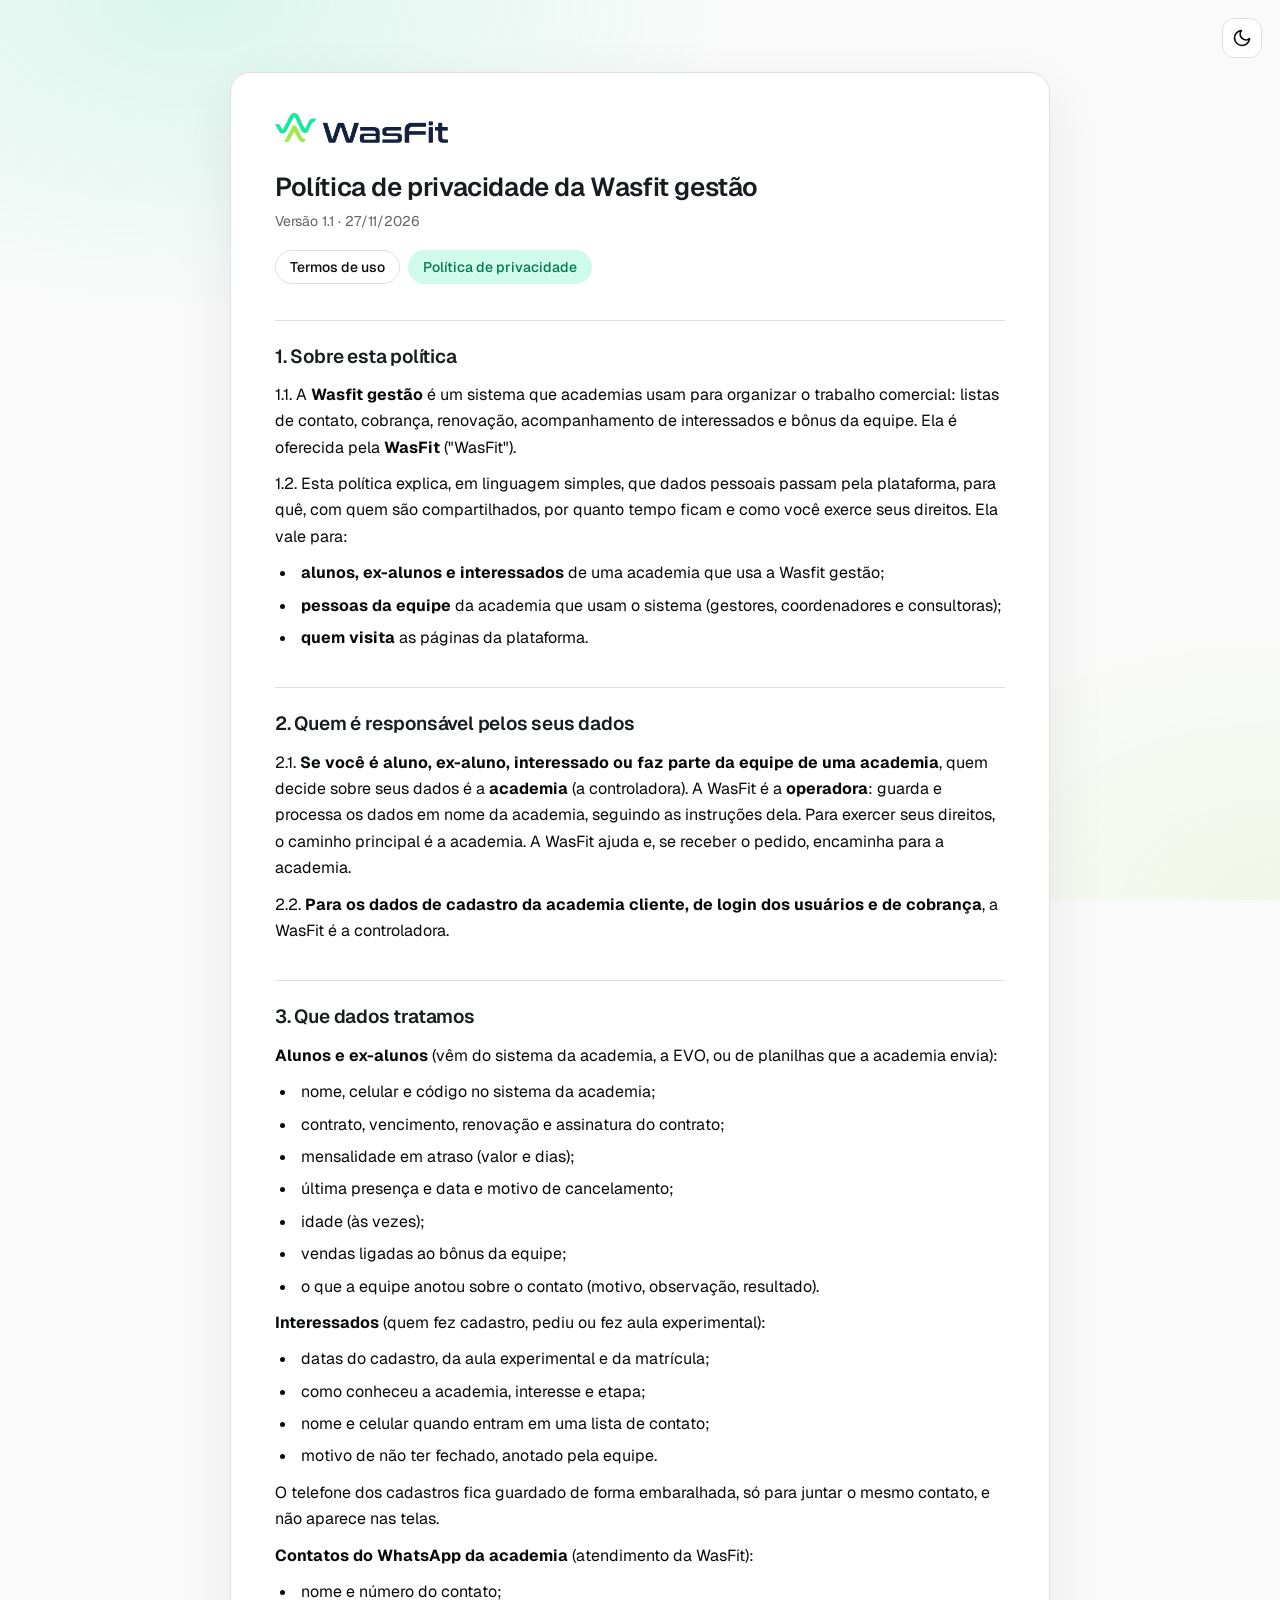
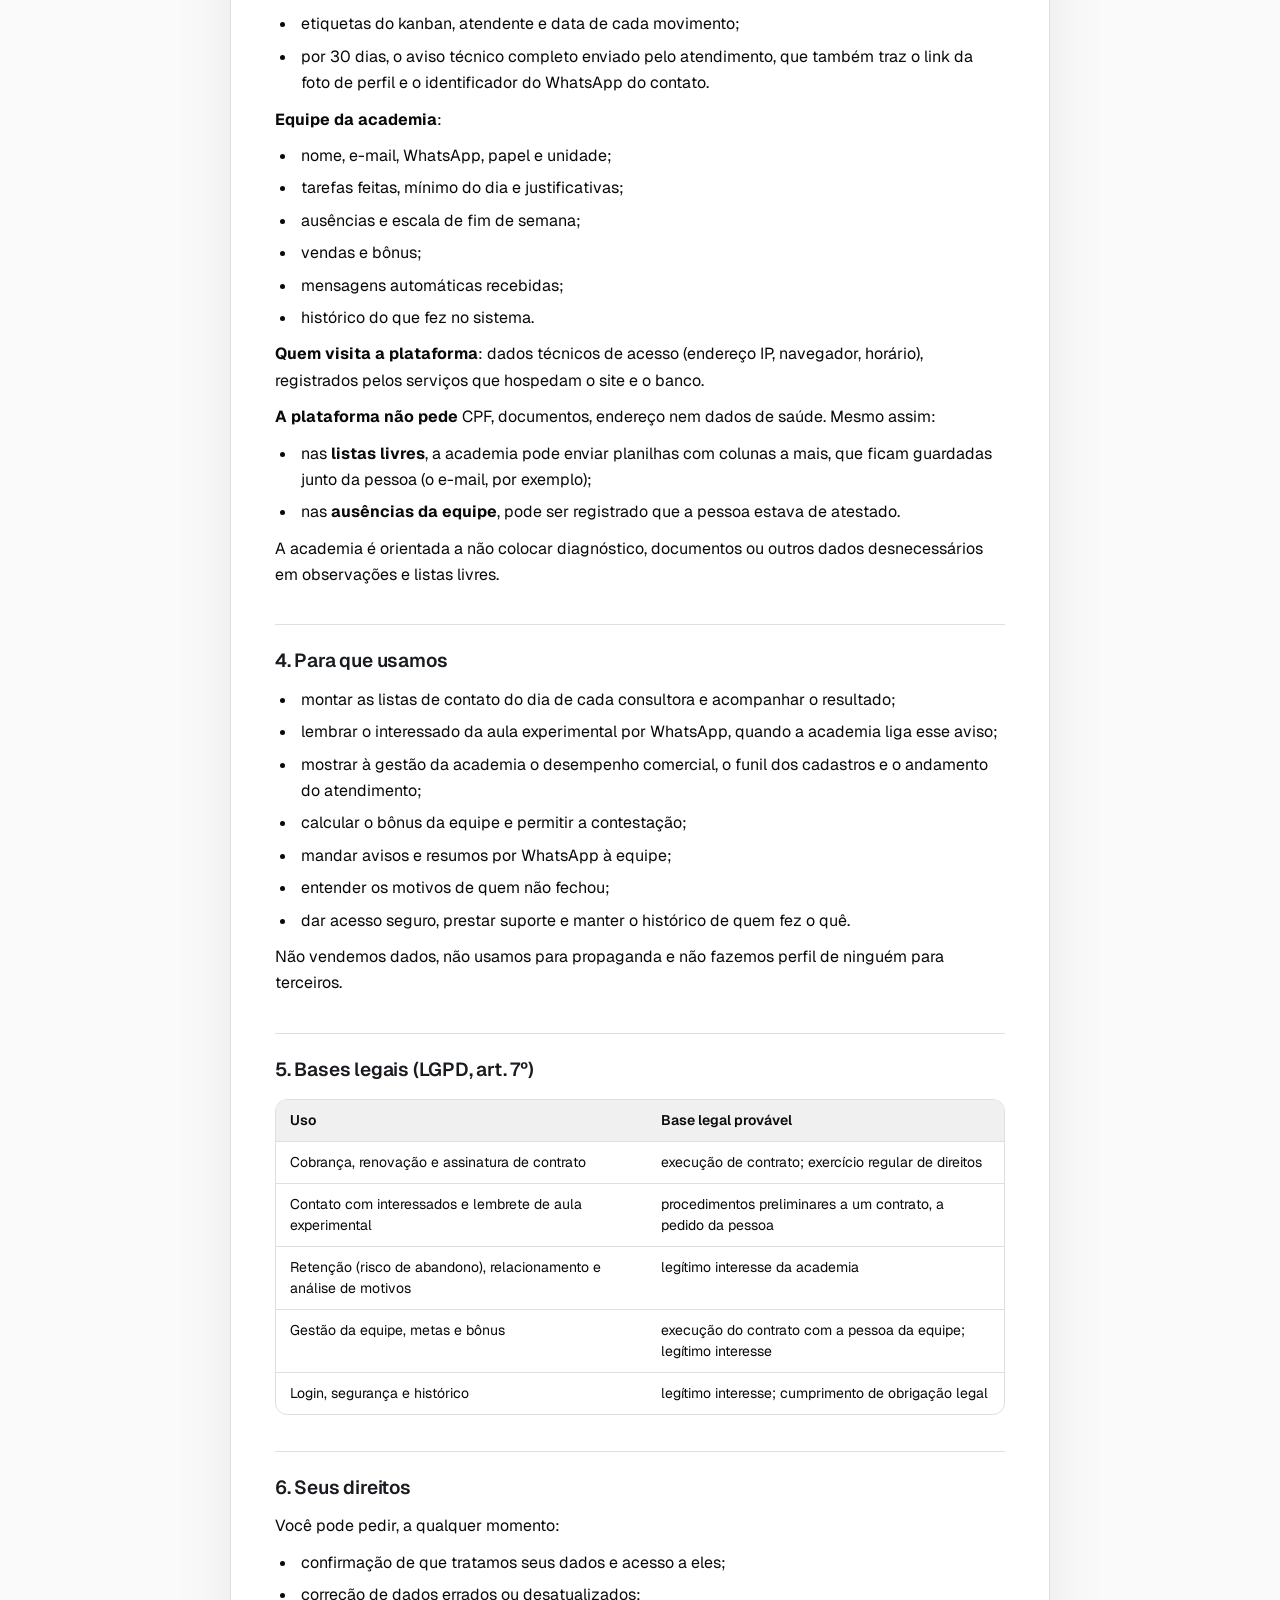
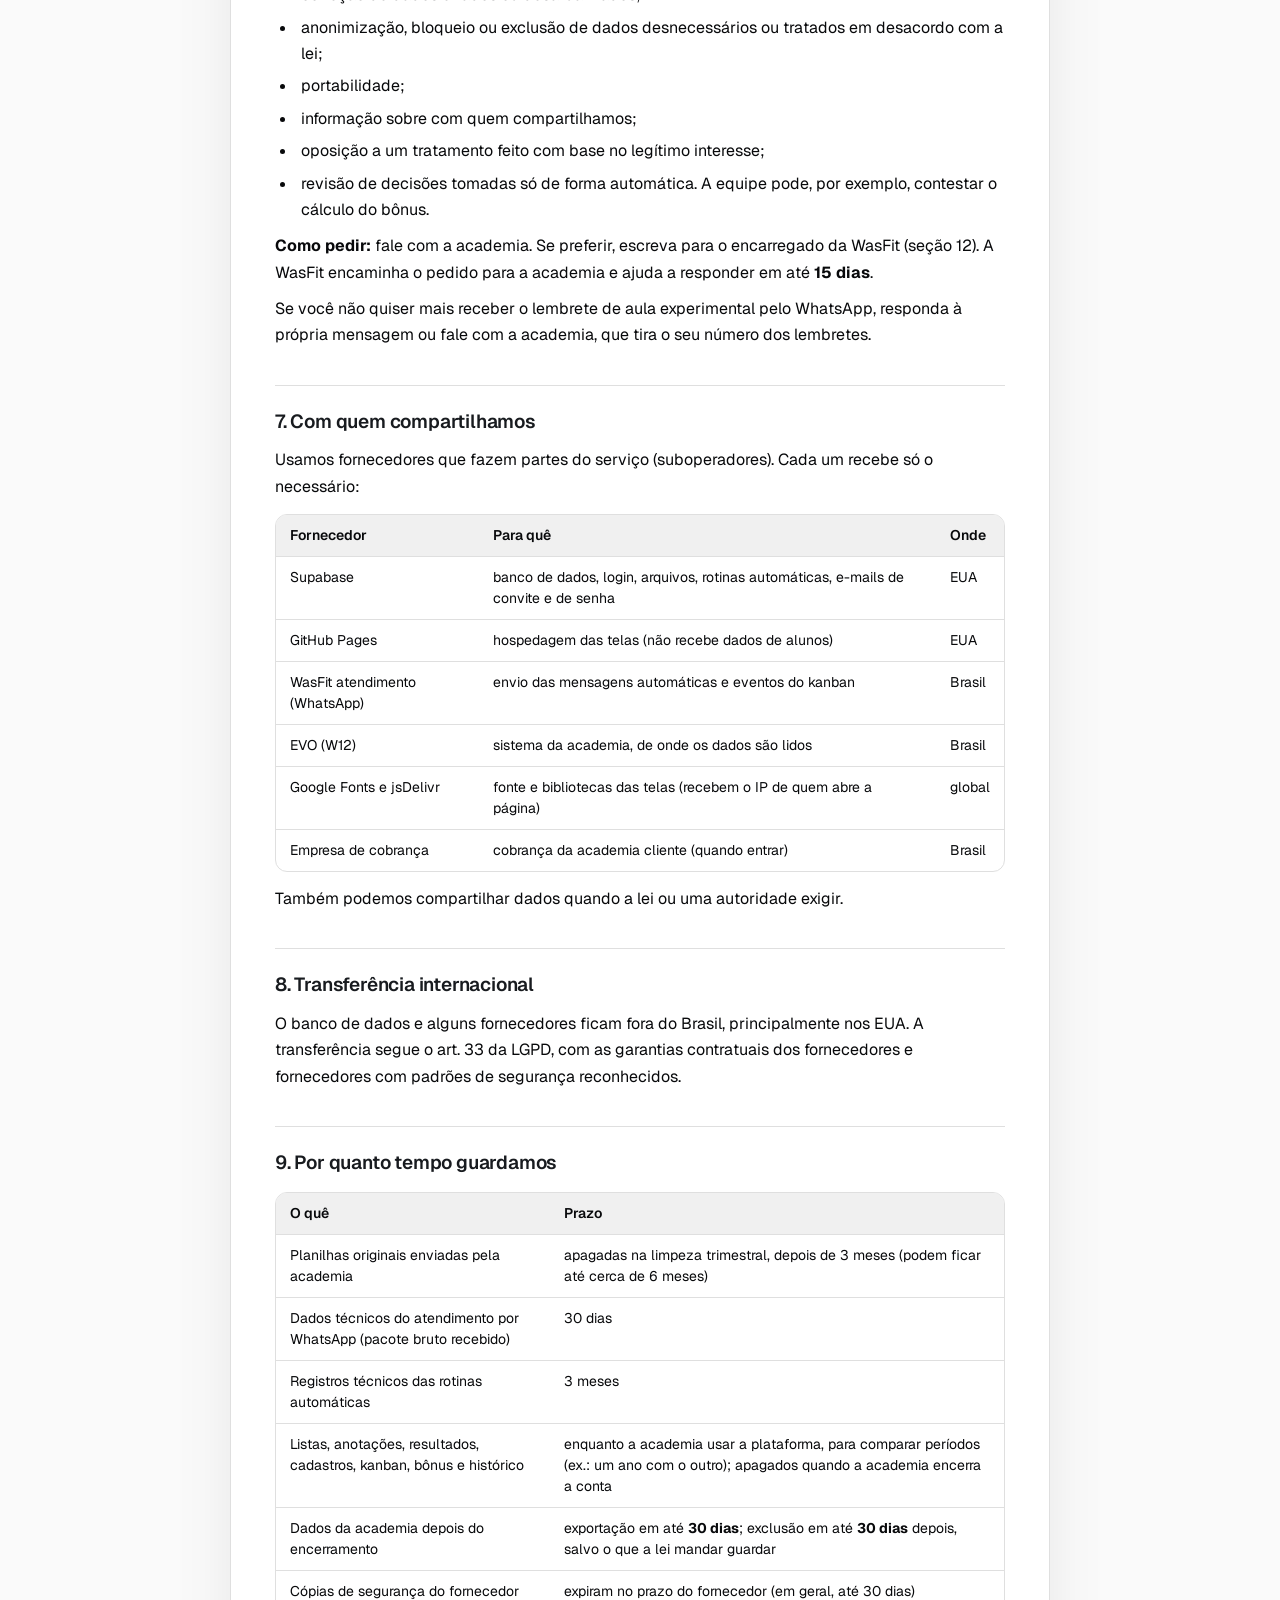
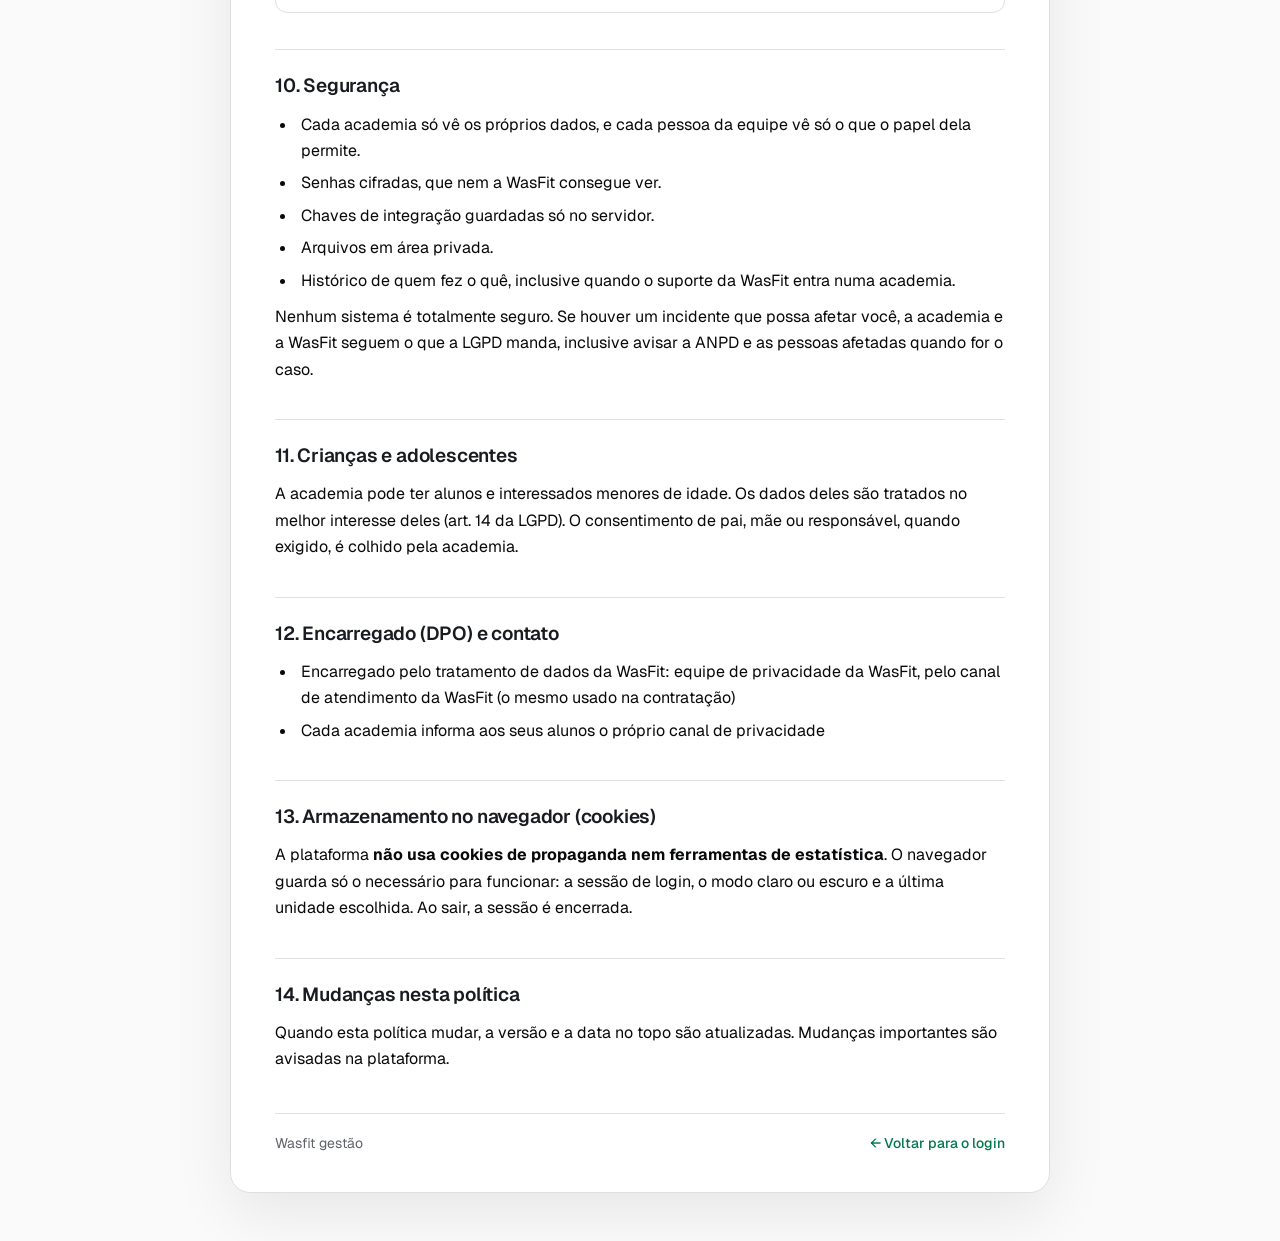
<file: privacidade.html>
<!doctype html>
<html lang="pt-BR">
<head>
<meta charset="utf-8">
<meta name="viewport" content="width=device-width, initial-scale=1">
<meta name="robots" content="noindex, nofollow">
<title>Política de privacidade — Wasfit gestão</title>
<link rel="icon" href="assets/wasfit/favicon-64.png">
<script>try{if(localStorage.getItem('wasfit_tema')==='escuro')document.documentElement.dataset.tema='escuro'}catch(e){}</script>
<link rel="preconnect" href="https://fonts.googleapis.com">
<link href="https://fonts.googleapis.com/css2?family=Geist:wght@400;500;600;700;800&display=swap" rel="stylesheet">
<link rel="stylesheet" href="shared/marca.css?v=20261127212309">
<style>
/* Página gerada a partir de docs/lgpd/*.md (não editar à mão: mudar o .md e gerar de novo) */
#tela{min-height:100vh;background:var(--fundo);position:relative;padding:72px 16px 48px}
#tela::before{content:"";position:fixed;inset:0;pointer-events:none;background:radial-gradient(60% 50% at 15% 0%,color-mix(in oklch,var(--primaria) 14%,transparent),transparent 70%),radial-gradient(50% 45% at 100% 100%,color-mix(in oklch,#9EEA4E 10%,transparent),transparent 70%)}
.trocar-tema{position:absolute;top:18px;right:18px;z-index:3;width:40px;height:40px;border-radius:12px;border:1px solid var(--borda);background:var(--superficie);color:var(--texto);display:flex;align-items:center;justify-content:center;cursor:pointer}
.trocar-tema svg{width:20px;height:20px}
.caixa{position:relative;z-index:2;background:var(--superficie);border:1px solid var(--borda);border-radius:20px;padding:40px 44px;width:100%;max-width:820px;margin:0 auto;box-shadow:0 20px 60px rgba(0,0,0,.08)}
.marca-wasfit{height:30px;width:auto;display:block;margin-bottom:28px}
.rascunho{border:1px solid color-mix(in oklch,var(--warning) 55%,transparent);background:color-mix(in oklch,var(--warning) 14%,transparent);color:var(--texto-aviso);border-radius:12px;padding:12px 16px;font-size:14px;font-weight:600;line-height:1.45;margin-bottom:24px}
h1{font-size:26px;font-weight:600;letter-spacing:-.4px;line-height:1.25;color:var(--titulo)}
.versao{color:var(--suave);font-size:14px;margin-top:8px}
nav.docs{display:flex;flex-wrap:wrap;gap:8px;margin:20px 0 8px}
nav.docs a{font-size:14px;font-weight:500;padding:7px 14px;border-radius:999px;border:1px solid var(--borda);color:var(--texto);text-decoration:none}
nav.docs a[aria-current=page]{background:color-mix(in oklch,var(--primaria) 20%,transparent);border-color:transparent;color:var(--primaria-forte)}
nav.docs a:hover{border-color:var(--primaria-forte)}
.texto{font-size:16px;line-height:1.65;color:var(--texto)}
.texto h2{font-size:19px;font-weight:600;letter-spacing:-.2px;color:var(--titulo);margin:36px 0 10px;padding-top:20px;border-top:1px solid var(--borda)}
.texto h3{font-size:16px;font-weight:600;margin:22px 0 8px}
.texto p{margin:10px 0}
.texto ul,.texto ol{margin:10px 0 10px 22px}
.texto li{margin:6px 0;padding-left:4px}
.texto a{color:var(--primaria-forte);font-weight:500}
.texto code{font-size:14px;background:var(--muted);padding:1px 6px;border-radius:6px}
.texto mark{background:color-mix(in oklch,var(--warning) 22%,transparent);color:inherit;border-radius:4px;padding:0 3px}
.tabela{overflow-x:auto;margin:14px 0;border:1px solid var(--borda);border-radius:12px}
.tabela table{border-collapse:collapse;width:100%;font-size:14px;line-height:1.5}
.tabela th{text-align:left;font-weight:600;background:var(--muted);padding:10px 14px}
.tabela td{padding:10px 14px;border-top:1px solid var(--borda);vertical-align:top}
.rodape{display:flex;flex-wrap:wrap;gap:12px 20px;justify-content:space-between;margin-top:40px;padding-top:20px;border-top:1px solid var(--borda);font-size:14px;color:var(--suave)}
.rodape a{color:var(--primaria-forte);font-weight:500;text-decoration:none}
.rodape a:hover{text-decoration:underline}
@media (max-width:560px){#tela{padding:68px 16px 32px}.caixa{padding:28px 20px;border-radius:16px}h1{font-size:22px}.texto{font-size:15px}.texto ul,.texto ol{margin-left:18px}}
@media print{.trocar-tema,#tela::before{display:none}.caixa{box-shadow:none;border:none}}
</style>
</head>
<body>
<main id="tela">
  <button class="trocar-tema" id="trocar-tema" type="button" aria-label="Modo claro / escuro" title="Modo claro / escuro">
    <svg class="so-claro" viewBox="0 0 24 24" fill="none" stroke="currentColor" stroke-width="2" stroke-linecap="round" stroke-linejoin="round"><path d="M21 12.8A9 9 0 1 1 11.2 3a7 7 0 0 0 9.8 9.8z"/></svg>
    <svg class="so-escuro" viewBox="0 0 24 24" fill="none" stroke="currentColor" stroke-width="2" stroke-linecap="round" stroke-linejoin="round"><circle cx="12" cy="12" r="4"/><path d="M12 2v2M12 20v2M4.9 4.9l1.4 1.4M17.7 17.7l1.4 1.4M2 12h2M20 12h2M4.9 19.1l1.4-1.4M17.7 6.3l1.4-1.4"/></svg>
  </button>
  <article class="caixa">
    <a href="index.html" aria-label="Voltar para o login">
      <img class="marca-wasfit so-claro" src="assets/wasfit/wasfit-logo-light.webp" alt="WasFit">
      <img class="marca-wasfit so-escuro" src="assets/wasfit/wasfit-logo-dark.webp" alt="WasFit">
    </a>
    <h1>Política de privacidade da Wasfit gestão</h1>
    <p class="versao">Versão 1.1 · 27/11/2026</p>
    <nav class="docs" aria-label="Documentos"><a href="termos.html">Termos de uso</a><a href="privacidade.html" aria-current="page">Política de privacidade</a></nav>
    <div class="texto">
<h2 id="1-sobre-esta-pol-tica">1. Sobre esta política</h2>
<p>1.1. A <strong>Wasfit gestão</strong> é um sistema que academias usam para organizar o trabalho comercial: listas de contato, cobrança, renovação, acompanhamento de interessados e bônus da equipe. Ela é oferecida pela <strong>WasFit</strong> ("WasFit").</p>
<p>1.2. Esta política explica, em linguagem simples, que dados pessoais passam pela plataforma, para quê, com quem são compartilhados, por quanto tempo ficam e como você exerce seus direitos. Ela vale para:</p>
<ul>
<li><strong>alunos, ex-alunos e interessados</strong> de uma academia que usa a Wasfit gestão;</li>
<li><strong>pessoas da equipe</strong> da academia que usam o sistema (gestores, coordenadores e consultoras);</li>
<li><strong>quem visita</strong> as páginas da plataforma.</li>
</ul>
<h2 id="2-quem-respons-vel-pelos-seus-dados">2. Quem é responsável pelos seus dados</h2>
<p>2.1. <strong>Se você é aluno, ex-aluno, interessado ou faz parte da equipe de uma academia</strong>, quem decide sobre seus dados é a <strong>academia</strong> (a controladora). A WasFit é a <strong>operadora</strong>: guarda e processa os dados em nome da academia, seguindo as instruções dela. Para exercer seus direitos, o caminho principal é a academia. A WasFit ajuda e, se receber o pedido, encaminha para a academia.</p>
<p>2.2. <strong>Para os dados de cadastro da academia cliente, de login dos usuários e de cobrança</strong>, a WasFit é a controladora.</p>
<h2 id="3-que-dados-tratamos">3. Que dados tratamos</h2>
<p><strong>Alunos e ex-alunos</strong> (vêm do sistema da academia, a EVO, ou de planilhas que a academia envia):</p>
<ul>
<li>nome, celular e código no sistema da academia;</li>
<li>contrato, vencimento, renovação e assinatura do contrato;</li>
<li>mensalidade em atraso (valor e dias);</li>
<li>última presença e data e motivo de cancelamento;</li>
<li>idade (às vezes);</li>
<li>vendas ligadas ao bônus da equipe;</li>
<li>o que a equipe anotou sobre o contato (motivo, observação, resultado).</li>
</ul>
<p><strong>Interessados</strong> (quem fez cadastro, pediu ou fez aula experimental):</p>
<ul>
<li>datas do cadastro, da aula experimental e da matrícula;</li>
<li>como conheceu a academia, interesse e etapa;</li>
<li>nome e celular quando entram em uma lista de contato;</li>
<li>motivo de não ter fechado, anotado pela equipe.</li>
</ul>
<p>O telefone dos cadastros fica guardado de forma embaralhada, só para juntar o mesmo contato, e não aparece nas telas.</p>
<p><strong>Contatos do WhatsApp da academia</strong> (atendimento da WasFit):</p>
<ul>
<li>nome e número do contato;</li>
<li>etiquetas do kanban, atendente e data de cada movimento;</li>
<li>por 30 dias, o aviso técnico completo enviado pelo atendimento, que também traz o link da foto de perfil e o identificador do WhatsApp do contato.</li>
</ul>
<p><strong>Equipe da academia</strong>:</p>
<ul>
<li>nome, e-mail, WhatsApp, papel e unidade;</li>
<li>tarefas feitas, mínimo do dia e justificativas;</li>
<li>ausências e escala de fim de semana;</li>
<li>vendas e bônus;</li>
<li>mensagens automáticas recebidas;</li>
<li>histórico do que fez no sistema.</li>
</ul>
<p><strong>Quem visita a plataforma</strong>: dados técnicos de acesso (endereço IP, navegador, horário), registrados pelos serviços que hospedam o site e o banco.</p>
<p><strong>A plataforma não pede</strong> CPF, documentos, endereço nem dados de saúde. Mesmo assim:</p>
<ul>
<li>nas <strong>listas livres</strong>, a academia pode enviar planilhas com colunas a mais, que ficam guardadas junto da pessoa (o e-mail, por exemplo);</li>
<li>nas <strong>ausências da equipe</strong>, pode ser registrado que a pessoa estava de atestado.</li>
</ul>
<p>A academia é orientada a não colocar diagnóstico, documentos ou outros dados desnecessários em observações e listas livres.</p>
<h2 id="4-para-que-usamos">4. Para que usamos</h2>
<ul>
<li>montar as listas de contato do dia de cada consultora e acompanhar o resultado;</li>
<li>lembrar o interessado da aula experimental por WhatsApp, quando a academia liga esse aviso;</li>
<li>mostrar à gestão da academia o desempenho comercial, o funil dos cadastros e o andamento do atendimento;</li>
<li>calcular o bônus da equipe e permitir a contestação;</li>
<li>mandar avisos e resumos por WhatsApp à equipe;</li>
<li>entender os motivos de quem não fechou;</li>
<li>dar acesso seguro, prestar suporte e manter o histórico de quem fez o quê.</li>
</ul>
<p>Não vendemos dados, não usamos para propaganda e não fazemos perfil de ninguém para terceiros.</p>
<h2 id="5-bases-legais-lgpd-art-7">5. Bases legais (LGPD, art. 7º)</h2>
<div class="tabela"><table><thead><tr><th>Uso</th><th>Base legal provável</th></tr></thead><tbody><tr><td>Cobrança, renovação e assinatura de contrato</td><td>execução de contrato; exercício regular de direitos</td></tr><tr><td>Contato com interessados e lembrete de aula experimental</td><td>procedimentos preliminares a um contrato, a pedido da pessoa</td></tr><tr><td>Retenção (risco de abandono), relacionamento e análise de motivos</td><td>legítimo interesse da academia</td></tr><tr><td>Gestão da equipe, metas e bônus</td><td>execução do contrato com a pessoa da equipe; legítimo interesse</td></tr><tr><td>Login, segurança e histórico</td><td>legítimo interesse; cumprimento de obrigação legal</td></tr></tbody></table></div>
<h2 id="6-seus-direitos">6. Seus direitos</h2>
<p>Você pode pedir, a qualquer momento:</p>
<ul>
<li>confirmação de que tratamos seus dados e acesso a eles;</li>
<li>correção de dados errados ou desatualizados;</li>
<li>anonimização, bloqueio ou exclusão de dados desnecessários ou tratados em desacordo com a lei;</li>
<li>portabilidade;</li>
<li>informação sobre com quem compartilhamos;</li>
<li>oposição a um tratamento feito com base no legítimo interesse;</li>
<li>revisão de decisões tomadas só de forma automática. A equipe pode, por exemplo, contestar o cálculo do bônus.</li>
</ul>
<p><strong>Como pedir:</strong> fale com a academia. Se preferir, escreva para o encarregado da WasFit (seção 12). A WasFit encaminha o pedido para a academia e ajuda a responder em até <strong>15 dias</strong>.</p>
<p>Se você não quiser mais receber o lembrete de aula experimental pelo WhatsApp, responda à própria mensagem ou fale com a academia, que tira o seu número dos lembretes.</p>
<h2 id="7-com-quem-compartilhamos">7. Com quem compartilhamos</h2>
<p>Usamos fornecedores que fazem partes do serviço (suboperadores). Cada um recebe só o necessário:</p>
<div class="tabela"><table><thead><tr><th>Fornecedor</th><th>Para quê</th><th>Onde</th></tr></thead><tbody><tr><td>Supabase</td><td>banco de dados, login, arquivos, rotinas automáticas, e-mails de convite e de senha</td><td>EUA</td></tr><tr><td>GitHub Pages</td><td>hospedagem das telas (não recebe dados de alunos)</td><td>EUA</td></tr><tr><td>WasFit atendimento (WhatsApp)</td><td>envio das mensagens automáticas e eventos do kanban</td><td>Brasil</td></tr><tr><td>EVO (W12)</td><td>sistema da academia, de onde os dados são lidos</td><td>Brasil</td></tr><tr><td>Google Fonts e jsDelivr</td><td>fonte e bibliotecas das telas (recebem o IP de quem abre a página)</td><td>global</td></tr><tr><td>Empresa de cobrança</td><td>cobrança da academia cliente (quando entrar)</td><td>Brasil</td></tr></tbody></table></div>
<p>Também podemos compartilhar dados quando a lei ou uma autoridade exigir.</p>
<h2 id="8-transfer-ncia-internacional">8. Transferência internacional</h2>
<p>O banco de dados e alguns fornecedores ficam fora do Brasil, principalmente nos EUA. A transferência segue o art. 33 da LGPD, com as garantias contratuais dos fornecedores e fornecedores com padrões de segurança reconhecidos.</p>
<h2 id="9-por-quanto-tempo-guardamos">9. Por quanto tempo guardamos</h2>
<div class="tabela"><table><thead><tr><th>O quê</th><th>Prazo</th></tr></thead><tbody><tr><td>Planilhas originais enviadas pela academia</td><td>apagadas na limpeza trimestral, depois de 3 meses (podem ficar até cerca de 6 meses)</td></tr><tr><td>Dados técnicos do atendimento por WhatsApp (pacote bruto recebido)</td><td>30 dias</td></tr><tr><td>Registros técnicos das rotinas automáticas</td><td>3 meses</td></tr><tr><td>Listas, anotações, resultados, cadastros, kanban, bônus e histórico</td><td>enquanto a academia usar a plataforma, para comparar períodos (ex.: um ano com o outro); apagados quando a academia encerra a conta</td></tr><tr><td>Dados da academia depois do encerramento</td><td>exportação em até <strong>30 dias</strong>; exclusão em até <strong>30 dias</strong> depois, salvo o que a lei mandar guardar</td></tr><tr><td>Cópias de segurança do fornecedor</td><td>expiram no prazo do fornecedor (em geral, até 30 dias)</td></tr></tbody></table></div>
<h2 id="10-seguran-a">10. Segurança</h2>
<ul>
<li>Cada academia só vê os próprios dados, e cada pessoa da equipe vê só o que o papel dela permite.</li>
<li>Senhas cifradas, que nem a WasFit consegue ver.</li>
<li>Chaves de integração guardadas só no servidor.</li>
<li>Arquivos em área privada.</li>
<li>Histórico de quem fez o quê, inclusive quando o suporte da WasFit entra numa academia.</li>
</ul>
<p>Nenhum sistema é totalmente seguro. Se houver um incidente que possa afetar você, a academia e a WasFit seguem o que a LGPD manda, inclusive avisar a ANPD e as pessoas afetadas quando for o caso.</p>
<h2 id="11-crian-as-e-adolescentes">11. Crianças e adolescentes</h2>
<p>A academia pode ter alunos e interessados menores de idade. Os dados deles são tratados no melhor interesse deles (art. 14 da LGPD). O consentimento de pai, mãe ou responsável, quando exigido, é colhido pela academia.</p>
<h2 id="12-encarregado-dpo-e-contato">12. Encarregado (DPO) e contato</h2>
<ul>
<li>Encarregado pelo tratamento de dados da WasFit: equipe de privacidade da WasFit, pelo canal de atendimento da WasFit (o mesmo usado na contratação)</li>
<li>Cada academia informa aos seus alunos o próprio canal de privacidade</li>
</ul>
<h2 id="13-armazenamento-no-navegador-cookies">13. Armazenamento no navegador (cookies)</h2>
<p>A plataforma <strong>não usa cookies de propaganda nem ferramentas de estatística</strong>. O navegador guarda só o necessário para funcionar: a sessão de login, o modo claro ou escuro e a última unidade escolhida. Ao sair, a sessão é encerrada.</p>
<h2 id="14-mudan-as-nesta-pol-tica">14. Mudanças nesta política</h2>
<p>Quando esta política mudar, a versão e a data no topo são atualizadas. Mudanças importantes são avisadas na plataforma.</p>
    </div>
    <footer class="rodape"><span>Wasfit gestão</span><a href="index.html">← Voltar para o login</a></footer>
  </article>
</main>
<script>
document.getElementById('trocar-tema').addEventListener('click', () => {
  const escuro = document.documentElement.dataset.tema !== 'escuro';
  if (escuro) document.documentElement.dataset.tema = 'escuro'; else delete document.documentElement.dataset.tema;
  try { localStorage.setItem('wasfit_tema', escuro ? 'escuro' : 'claro'); } catch (e) { /* sem armazenamento */ }
});
</script>
</body>
</html>
</file>
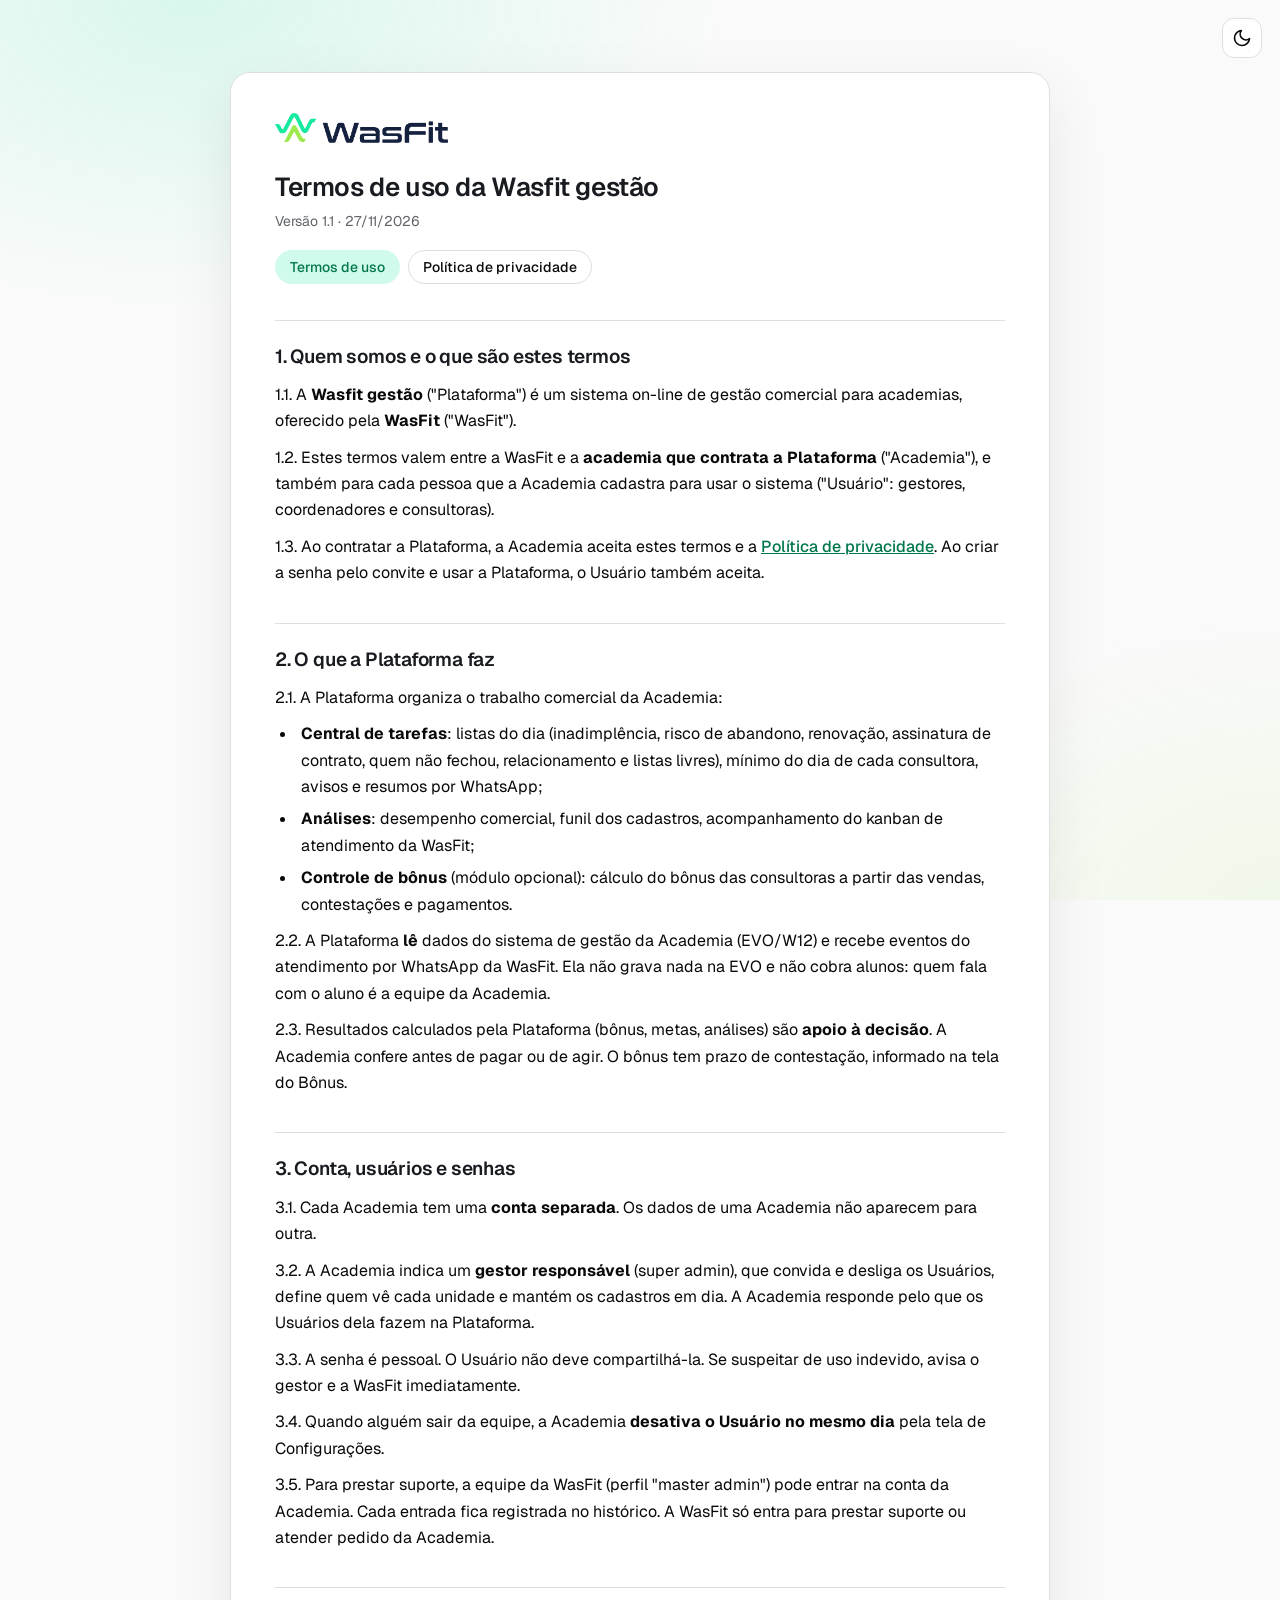
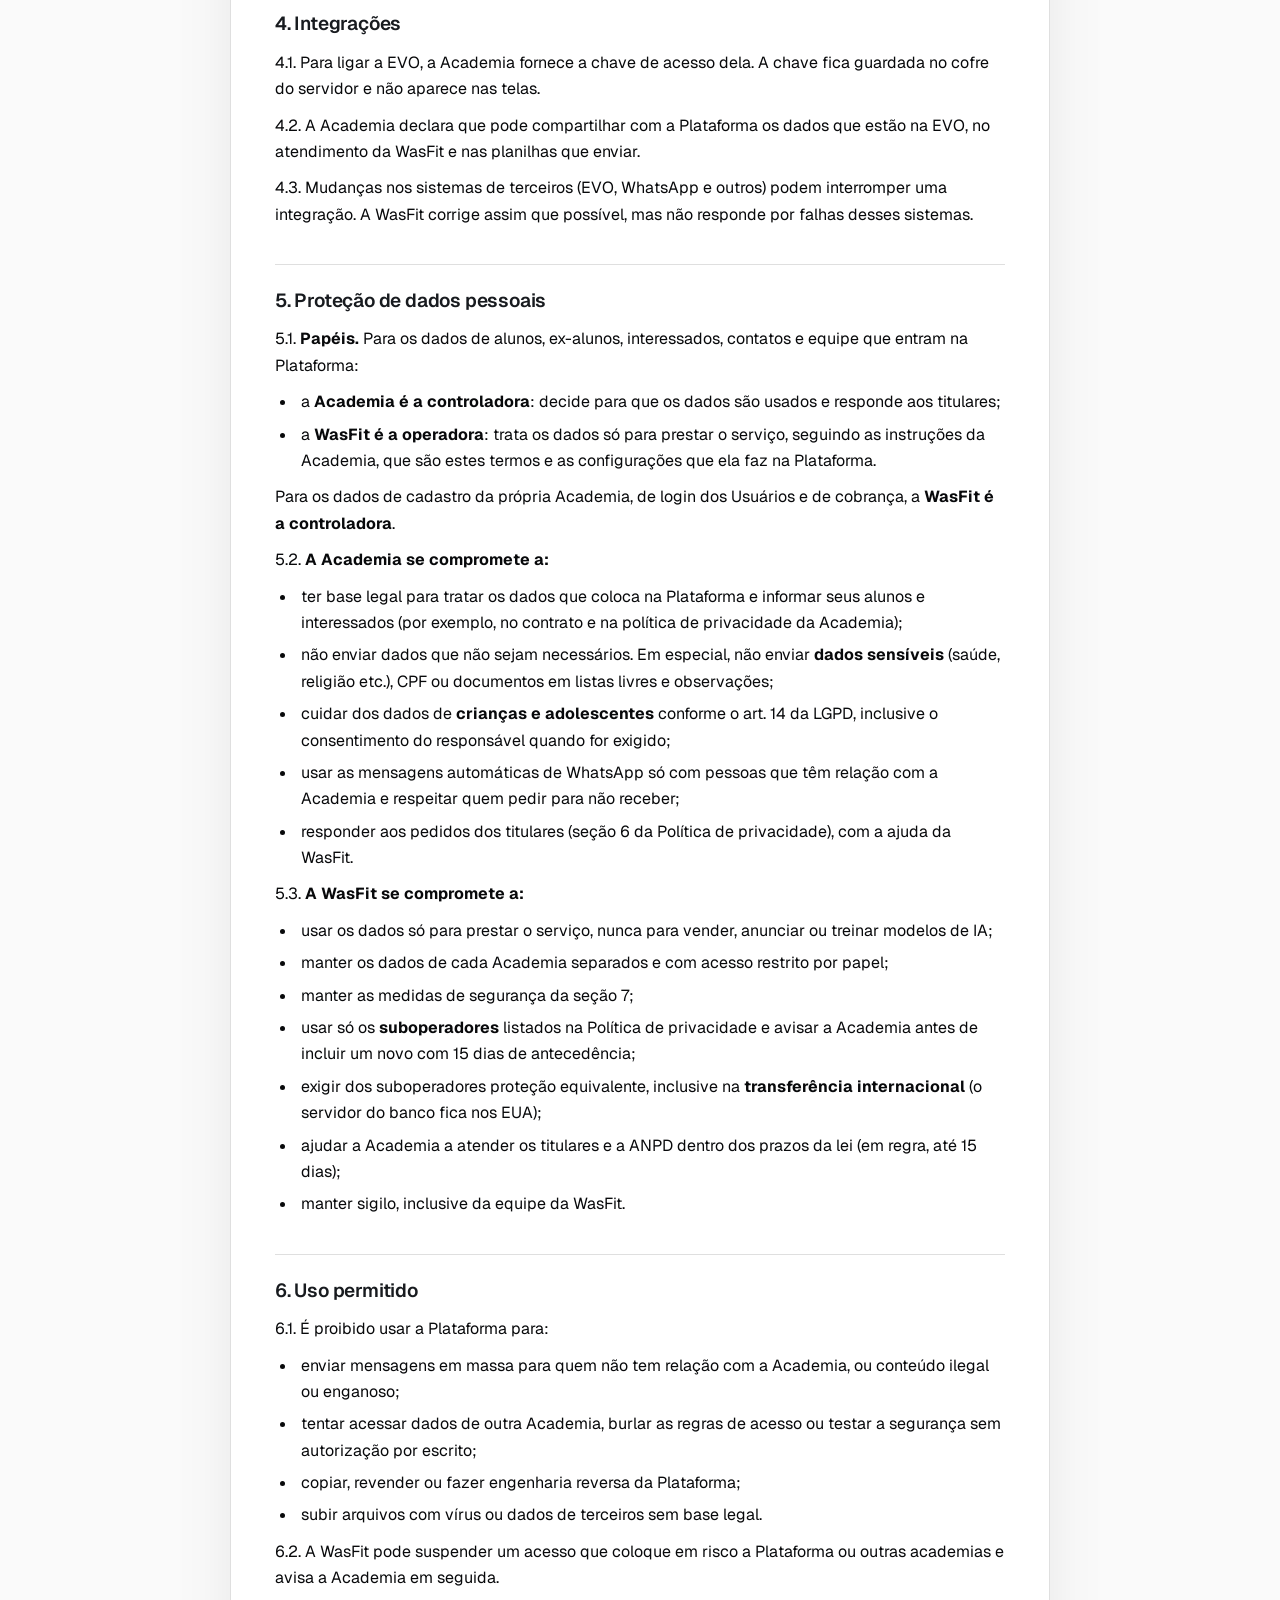
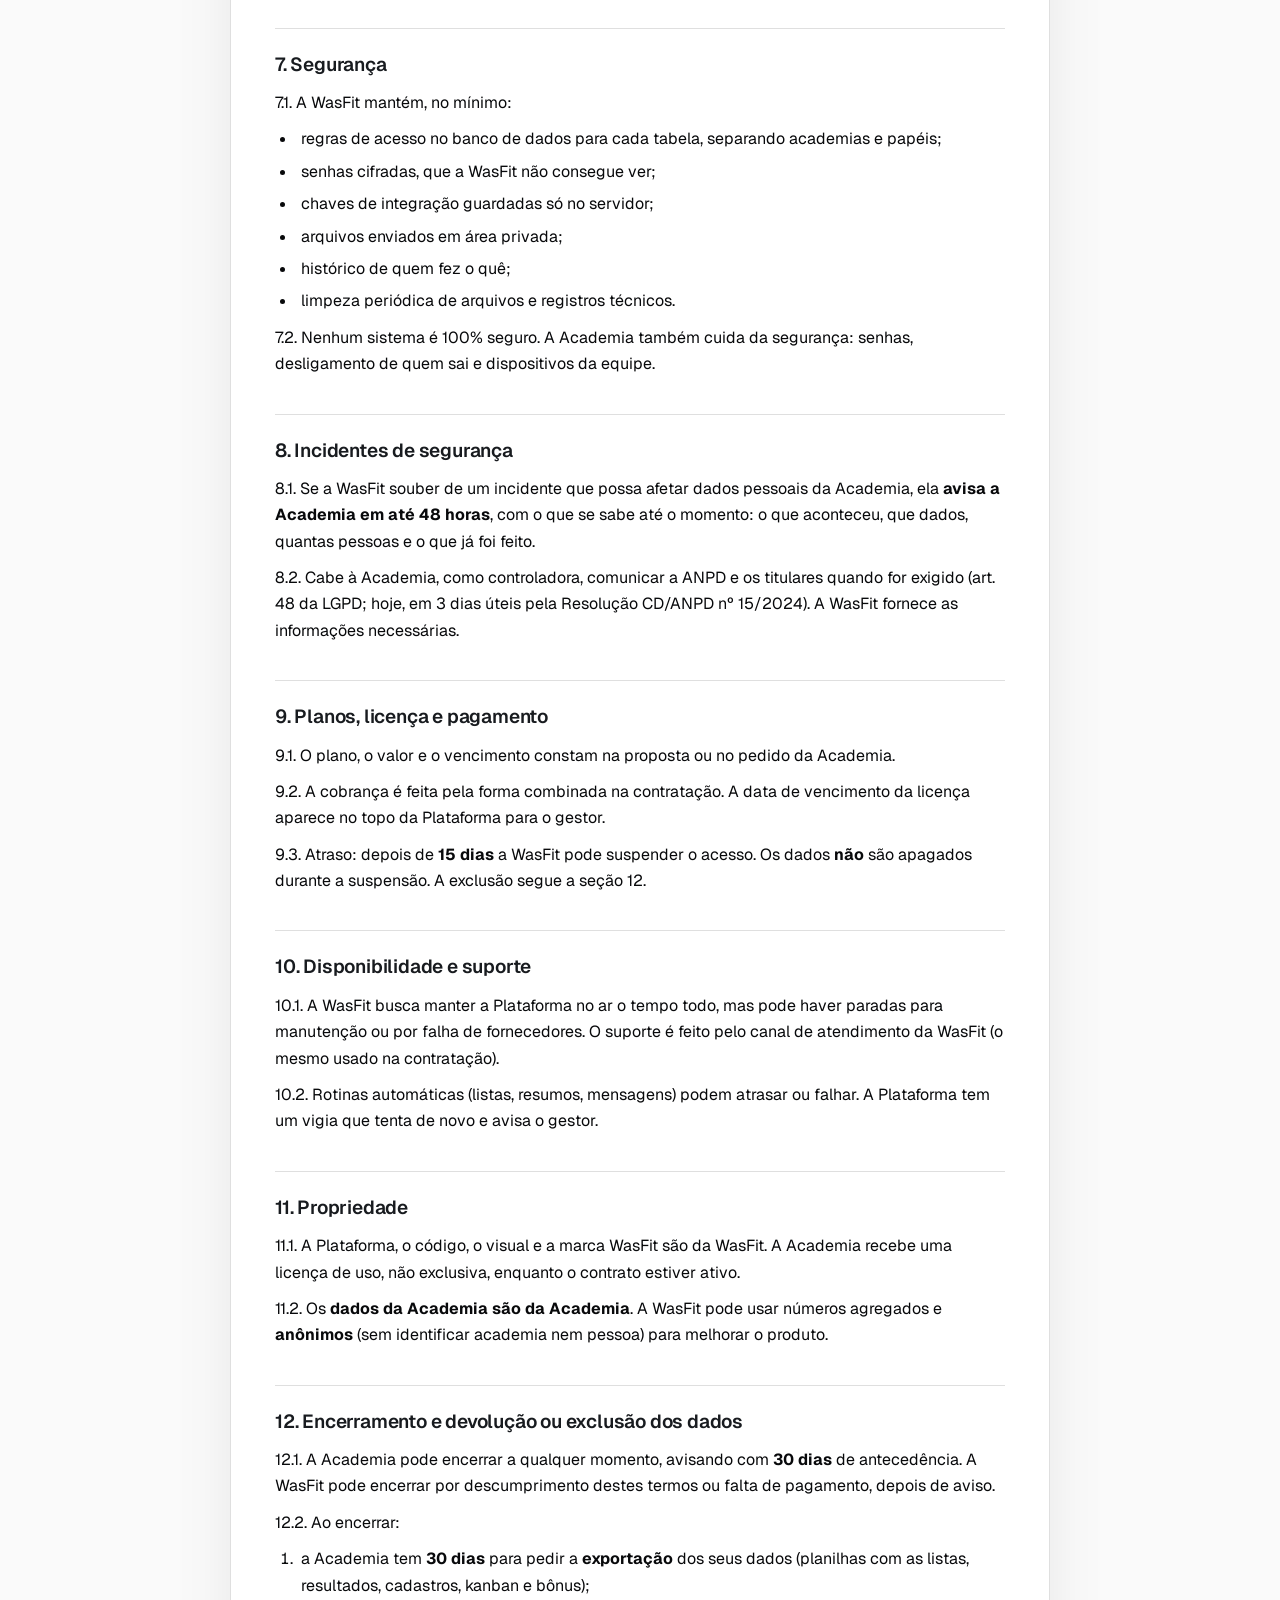
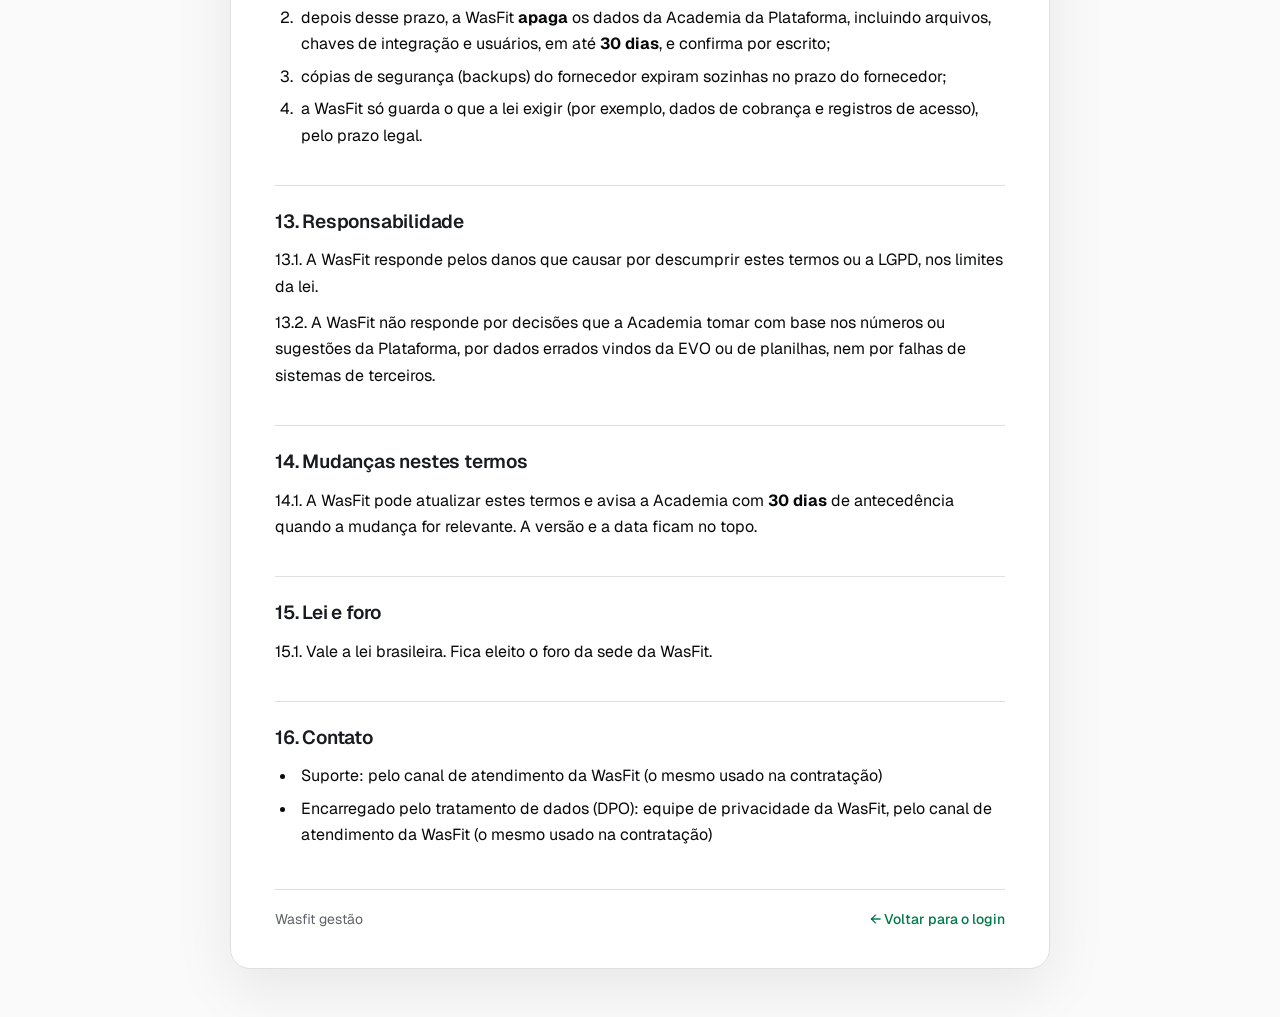
<file: termos.html>
<!doctype html>
<html lang="pt-BR">
<head>
<meta charset="utf-8">
<meta name="viewport" content="width=device-width, initial-scale=1">
<meta name="robots" content="noindex, nofollow">
<title>Termos de uso — Wasfit gestão</title>
<link rel="icon" href="assets/wasfit/favicon-64.png">
<script>try{if(localStorage.getItem('wasfit_tema')==='escuro')document.documentElement.dataset.tema='escuro'}catch(e){}</script>
<link rel="preconnect" href="https://fonts.googleapis.com">
<link href="https://fonts.googleapis.com/css2?family=Geist:wght@400;500;600;700;800&display=swap" rel="stylesheet">
<link rel="stylesheet" href="shared/marca.css?v=20261127212309">
<style>
/* Página gerada a partir de docs/lgpd/*.md (não editar à mão: mudar o .md e gerar de novo) */
#tela{min-height:100vh;background:var(--fundo);position:relative;padding:72px 16px 48px}
#tela::before{content:"";position:fixed;inset:0;pointer-events:none;background:radial-gradient(60% 50% at 15% 0%,color-mix(in oklch,var(--primaria) 14%,transparent),transparent 70%),radial-gradient(50% 45% at 100% 100%,color-mix(in oklch,#9EEA4E 10%,transparent),transparent 70%)}
.trocar-tema{position:absolute;top:18px;right:18px;z-index:3;width:40px;height:40px;border-radius:12px;border:1px solid var(--borda);background:var(--superficie);color:var(--texto);display:flex;align-items:center;justify-content:center;cursor:pointer}
.trocar-tema svg{width:20px;height:20px}
.caixa{position:relative;z-index:2;background:var(--superficie);border:1px solid var(--borda);border-radius:20px;padding:40px 44px;width:100%;max-width:820px;margin:0 auto;box-shadow:0 20px 60px rgba(0,0,0,.08)}
.marca-wasfit{height:30px;width:auto;display:block;margin-bottom:28px}
.rascunho{border:1px solid color-mix(in oklch,var(--warning) 55%,transparent);background:color-mix(in oklch,var(--warning) 14%,transparent);color:var(--texto-aviso);border-radius:12px;padding:12px 16px;font-size:14px;font-weight:600;line-height:1.45;margin-bottom:24px}
h1{font-size:26px;font-weight:600;letter-spacing:-.4px;line-height:1.25;color:var(--titulo)}
.versao{color:var(--suave);font-size:14px;margin-top:8px}
nav.docs{display:flex;flex-wrap:wrap;gap:8px;margin:20px 0 8px}
nav.docs a{font-size:14px;font-weight:500;padding:7px 14px;border-radius:999px;border:1px solid var(--borda);color:var(--texto);text-decoration:none}
nav.docs a[aria-current=page]{background:color-mix(in oklch,var(--primaria) 20%,transparent);border-color:transparent;color:var(--primaria-forte)}
nav.docs a:hover{border-color:var(--primaria-forte)}
.texto{font-size:16px;line-height:1.65;color:var(--texto)}
.texto h2{font-size:19px;font-weight:600;letter-spacing:-.2px;color:var(--titulo);margin:36px 0 10px;padding-top:20px;border-top:1px solid var(--borda)}
.texto h3{font-size:16px;font-weight:600;margin:22px 0 8px}
.texto p{margin:10px 0}
.texto ul,.texto ol{margin:10px 0 10px 22px}
.texto li{margin:6px 0;padding-left:4px}
.texto a{color:var(--primaria-forte);font-weight:500}
.texto code{font-size:14px;background:var(--muted);padding:1px 6px;border-radius:6px}
.texto mark{background:color-mix(in oklch,var(--warning) 22%,transparent);color:inherit;border-radius:4px;padding:0 3px}
.tabela{overflow-x:auto;margin:14px 0;border:1px solid var(--borda);border-radius:12px}
.tabela table{border-collapse:collapse;width:100%;font-size:14px;line-height:1.5}
.tabela th{text-align:left;font-weight:600;background:var(--muted);padding:10px 14px}
.tabela td{padding:10px 14px;border-top:1px solid var(--borda);vertical-align:top}
.rodape{display:flex;flex-wrap:wrap;gap:12px 20px;justify-content:space-between;margin-top:40px;padding-top:20px;border-top:1px solid var(--borda);font-size:14px;color:var(--suave)}
.rodape a{color:var(--primaria-forte);font-weight:500;text-decoration:none}
.rodape a:hover{text-decoration:underline}
@media (max-width:560px){#tela{padding:68px 16px 32px}.caixa{padding:28px 20px;border-radius:16px}h1{font-size:22px}.texto{font-size:15px}.texto ul,.texto ol{margin-left:18px}}
@media print{.trocar-tema,#tela::before{display:none}.caixa{box-shadow:none;border:none}}
</style>
</head>
<body>
<main id="tela">
  <button class="trocar-tema" id="trocar-tema" type="button" aria-label="Modo claro / escuro" title="Modo claro / escuro">
    <svg class="so-claro" viewBox="0 0 24 24" fill="none" stroke="currentColor" stroke-width="2" stroke-linecap="round" stroke-linejoin="round"><path d="M21 12.8A9 9 0 1 1 11.2 3a7 7 0 0 0 9.8 9.8z"/></svg>
    <svg class="so-escuro" viewBox="0 0 24 24" fill="none" stroke="currentColor" stroke-width="2" stroke-linecap="round" stroke-linejoin="round"><circle cx="12" cy="12" r="4"/><path d="M12 2v2M12 20v2M4.9 4.9l1.4 1.4M17.7 17.7l1.4 1.4M2 12h2M20 12h2M4.9 19.1l1.4-1.4M17.7 6.3l1.4-1.4"/></svg>
  </button>
  <article class="caixa">
    <a href="index.html" aria-label="Voltar para o login">
      <img class="marca-wasfit so-claro" src="assets/wasfit/wasfit-logo-light.webp" alt="WasFit">
      <img class="marca-wasfit so-escuro" src="assets/wasfit/wasfit-logo-dark.webp" alt="WasFit">
    </a>
    <h1>Termos de uso da Wasfit gestão</h1>
    <p class="versao">Versão 1.1 · 27/11/2026</p>
    <nav class="docs" aria-label="Documentos"><a href="termos.html" aria-current="page">Termos de uso</a><a href="privacidade.html">Política de privacidade</a></nav>
    <div class="texto">
<h2 id="1-quem-somos-e-o-que-s-o-estes-termos">1. Quem somos e o que são estes termos</h2>
<p>1.1. A <strong>Wasfit gestão</strong> ("Plataforma") é um sistema on-line de gestão comercial para academias, oferecido pela <strong>WasFit</strong> ("WasFit").</p>
<p>1.2. Estes termos valem entre a WasFit e a <strong>academia que contrata a Plataforma</strong> ("Academia"), e também para cada pessoa que a Academia cadastra para usar o sistema ("Usuário": gestores, coordenadores e consultoras).</p>
<p>1.3. Ao contratar a Plataforma, a Academia aceita estes termos e a <a href="privacidade.html">Política de privacidade</a>. Ao criar a senha pelo convite e usar a Plataforma, o Usuário também aceita.</p>
<h2 id="2-o-que-a-plataforma-faz">2. O que a Plataforma faz</h2>
<p>2.1. A Plataforma organiza o trabalho comercial da Academia:</p>
<ul>
<li><strong>Central de tarefas</strong>: listas do dia (inadimplência, risco de abandono, renovação, assinatura de contrato, quem não fechou, relacionamento e listas livres), mínimo do dia de cada consultora, avisos e resumos por WhatsApp;</li>
<li><strong>Análises</strong>: desempenho comercial, funil dos cadastros, acompanhamento do kanban de atendimento da WasFit;</li>
<li><strong>Controle de bônus</strong> (módulo opcional): cálculo do bônus das consultoras a partir das vendas, contestações e pagamentos.</li>
</ul>
<p>2.2. A Plataforma <strong>lê</strong> dados do sistema de gestão da Academia (EVO/W12) e recebe eventos do atendimento por WhatsApp da WasFit. Ela não grava nada na EVO e não cobra alunos: quem fala com o aluno é a equipe da Academia.</p>
<p>2.3. Resultados calculados pela Plataforma (bônus, metas, análises) são <strong>apoio à decisão</strong>. A Academia confere antes de pagar ou de agir. O bônus tem prazo de contestação, informado na tela do Bônus.</p>
<h2 id="3-conta-usu-rios-e-senhas">3. Conta, usuários e senhas</h2>
<p>3.1. Cada Academia tem uma <strong>conta separada</strong>. Os dados de uma Academia não aparecem para outra.</p>
<p>3.2. A Academia indica um <strong>gestor responsável</strong> (super admin), que convida e desliga os Usuários, define quem vê cada unidade e mantém os cadastros em dia. A Academia responde pelo que os Usuários dela fazem na Plataforma.</p>
<p>3.3. A senha é pessoal. O Usuário não deve compartilhá-la. Se suspeitar de uso indevido, avisa o gestor e a WasFit imediatamente.</p>
<p>3.4. Quando alguém sair da equipe, a Academia <strong>desativa o Usuário no mesmo dia</strong> pela tela de Configurações.</p>
<p>3.5. Para prestar suporte, a equipe da WasFit (perfil "master admin") pode entrar na conta da Academia. Cada entrada fica registrada no histórico. A WasFit só entra para prestar suporte ou atender pedido da Academia.</p>
<h2 id="4-integra-es">4. Integrações</h2>
<p>4.1. Para ligar a EVO, a Academia fornece a chave de acesso dela. A chave fica guardada no cofre do servidor e não aparece nas telas.</p>
<p>4.2. A Academia declara que pode compartilhar com a Plataforma os dados que estão na EVO, no atendimento da WasFit e nas planilhas que enviar.</p>
<p>4.3. Mudanças nos sistemas de terceiros (EVO, WhatsApp e outros) podem interromper uma integração. A WasFit corrige assim que possível, mas não responde por falhas desses sistemas.</p>
<h2 id="5-prote-o-de-dados-pessoais">5. Proteção de dados pessoais</h2>
<p>5.1. <strong>Papéis.</strong> Para os dados de alunos, ex-alunos, interessados, contatos e equipe que entram na Plataforma:</p>
<ul>
<li>a <strong>Academia é a controladora</strong>: decide para que os dados são usados e responde aos titulares;</li>
<li>a <strong>WasFit é a operadora</strong>: trata os dados só para prestar o serviço, seguindo as instruções da Academia, que são estes termos e as configurações que ela faz na Plataforma.</li>
</ul>
<p>Para os dados de cadastro da própria Academia, de login dos Usuários e de cobrança, a <strong>WasFit é a controladora</strong>.</p>
<p>5.2. <strong>A Academia se compromete a:</strong></p>
<ul>
<li>ter base legal para tratar os dados que coloca na Plataforma e informar seus alunos e interessados (por exemplo, no contrato e na política de privacidade da Academia);</li>
<li>não enviar dados que não sejam necessários. Em especial, não enviar <strong>dados sensíveis</strong> (saúde, religião etc.), CPF ou documentos em listas livres e observações;</li>
<li>cuidar dos dados de <strong>crianças e adolescentes</strong> conforme o art. 14 da LGPD, inclusive o consentimento do responsável quando for exigido;</li>
<li>usar as mensagens automáticas de WhatsApp só com pessoas que têm relação com a Academia e respeitar quem pedir para não receber;</li>
<li>responder aos pedidos dos titulares (seção 6 da Política de privacidade), com a ajuda da WasFit.</li>
</ul>
<p>5.3. <strong>A WasFit se compromete a:</strong></p>
<ul>
<li>usar os dados só para prestar o serviço, nunca para vender, anunciar ou treinar modelos de IA;</li>
<li>manter os dados de cada Academia separados e com acesso restrito por papel;</li>
<li>manter as medidas de segurança da seção 7;</li>
<li>usar só os <strong>suboperadores</strong> listados na Política de privacidade e avisar a Academia antes de incluir um novo com 15 dias de antecedência;</li>
<li>exigir dos suboperadores proteção equivalente, inclusive na <strong>transferência internacional</strong> (o servidor do banco fica nos EUA);</li>
<li>ajudar a Academia a atender os titulares e a ANPD dentro dos prazos da lei (em regra, até 15 dias);</li>
<li>manter sigilo, inclusive da equipe da WasFit.</li>
</ul>
<h2 id="6-uso-permitido">6. Uso permitido</h2>
<p>6.1. É proibido usar a Plataforma para:</p>
<ul>
<li>enviar mensagens em massa para quem não tem relação com a Academia, ou conteúdo ilegal ou enganoso;</li>
<li>tentar acessar dados de outra Academia, burlar as regras de acesso ou testar a segurança sem autorização por escrito;</li>
<li>copiar, revender ou fazer engenharia reversa da Plataforma;</li>
<li>subir arquivos com vírus ou dados de terceiros sem base legal.</li>
</ul>
<p>6.2. A WasFit pode suspender um acesso que coloque em risco a Plataforma ou outras academias e avisa a Academia em seguida.</p>
<h2 id="7-seguran-a">7. Segurança</h2>
<p>7.1. A WasFit mantém, no mínimo:</p>
<ul>
<li>regras de acesso no banco de dados para cada tabela, separando academias e papéis;</li>
<li>senhas cifradas, que a WasFit não consegue ver;</li>
<li>chaves de integração guardadas só no servidor;</li>
<li>arquivos enviados em área privada;</li>
<li>histórico de quem fez o quê;</li>
<li>limpeza periódica de arquivos e registros técnicos.</li>
</ul>
<p>7.2. Nenhum sistema é 100% seguro. A Academia também cuida da segurança: senhas, desligamento de quem sai e dispositivos da equipe.</p>
<h2 id="8-incidentes-de-seguran-a">8. Incidentes de segurança</h2>
<p>8.1. Se a WasFit souber de um incidente que possa afetar dados pessoais da Academia, ela <strong>avisa a Academia em até 48 horas</strong>, com o que se sabe até o momento: o que aconteceu, que dados, quantas pessoas e o que já foi feito.</p>
<p>8.2. Cabe à Academia, como controladora, comunicar a ANPD e os titulares quando for exigido (art. 48 da LGPD; hoje, em 3 dias úteis pela Resolução CD/ANPD nº 15/2024). A WasFit fornece as informações necessárias.</p>
<h2 id="9-planos-licen-a-e-pagamento">9. Planos, licença e pagamento</h2>
<p>9.1. O plano, o valor e o vencimento constam na proposta ou no pedido da Academia.</p>
<p>9.2. A cobrança é feita pela forma combinada na contratação. A data de vencimento da licença aparece no topo da Plataforma para o gestor.</p>
<p>9.3. Atraso: depois de <strong>15 dias</strong> a WasFit pode suspender o acesso. Os dados <strong>não</strong> são apagados durante a suspensão. A exclusão segue a seção 12.</p>
<h2 id="10-disponibilidade-e-suporte">10. Disponibilidade e suporte</h2>
<p>10.1. A WasFit busca manter a Plataforma no ar o tempo todo, mas pode haver paradas para manutenção ou por falha de fornecedores. O suporte é feito pelo canal de atendimento da WasFit (o mesmo usado na contratação).</p>
<p>10.2. Rotinas automáticas (listas, resumos, mensagens) podem atrasar ou falhar. A Plataforma tem um vigia que tenta de novo e avisa o gestor.</p>
<h2 id="11-propriedade">11. Propriedade</h2>
<p>11.1. A Plataforma, o código, o visual e a marca WasFit são da WasFit. A Academia recebe uma licença de uso, não exclusiva, enquanto o contrato estiver ativo.</p>
<p>11.2. Os <strong>dados da Academia são da Academia</strong>. A WasFit pode usar números agregados e <strong>anônimos</strong> (sem identificar academia nem pessoa) para melhorar o produto.</p>
<h2 id="12-encerramento-e-devolu-o-ou-exclus-o-d">12. Encerramento e devolução ou exclusão dos dados</h2>
<p>12.1. A Academia pode encerrar a qualquer momento, avisando com <strong>30 dias</strong> de antecedência. A WasFit pode encerrar por descumprimento destes termos ou falta de pagamento, depois de aviso.</p>
<p>12.2. Ao encerrar:</p>
<ol>
<li>a Academia tem <strong>30 dias</strong> para pedir a <strong>exportação</strong> dos seus dados (planilhas com as listas, resultados, cadastros, kanban e bônus);</li>
<li>depois desse prazo, a WasFit <strong>apaga</strong> os dados da Academia da Plataforma, incluindo arquivos, chaves de integração e usuários, em até <strong>30 dias</strong>, e confirma por escrito;</li>
<li>cópias de segurança (backups) do fornecedor expiram sozinhas no prazo do fornecedor;</li>
<li>a WasFit só guarda o que a lei exigir (por exemplo, dados de cobrança e registros de acesso), pelo prazo legal.</li>
</ol>
<h2 id="13-responsabilidade">13. Responsabilidade</h2>
<p>13.1. A WasFit responde pelos danos que causar por descumprir estes termos ou a LGPD, nos limites da lei.</p>
<p>13.2. A WasFit não responde por decisões que a Academia tomar com base nos números ou sugestões da Plataforma, por dados errados vindos da EVO ou de planilhas, nem por falhas de sistemas de terceiros.</p>
<h2 id="14-mudan-as-nestes-termos">14. Mudanças nestes termos</h2>
<p>14.1. A WasFit pode atualizar estes termos e avisa a Academia com <strong>30 dias</strong> de antecedência quando a mudança for relevante. A versão e a data ficam no topo.</p>
<h2 id="15-lei-e-foro">15. Lei e foro</h2>
<p>15.1. Vale a lei brasileira. Fica eleito o foro da sede da WasFit.</p>
<h2 id="16-contato">16. Contato</h2>
<ul>
<li>Suporte: pelo canal de atendimento da WasFit (o mesmo usado na contratação)</li>
<li>Encarregado pelo tratamento de dados (DPO): equipe de privacidade da WasFit, pelo canal de atendimento da WasFit (o mesmo usado na contratação)</li>
</ul>
    </div>
    <footer class="rodape"><span>Wasfit gestão</span><a href="index.html">← Voltar para o login</a></footer>
  </article>
</main>
<script>
document.getElementById('trocar-tema').addEventListener('click', () => {
  const escuro = document.documentElement.dataset.tema !== 'escuro';
  if (escuro) document.documentElement.dataset.tema = 'escuro'; else delete document.documentElement.dataset.tema;
  try { localStorage.setItem('wasfit_tema', escuro ? 'escuro' : 'claro'); } catch (e) { /* sem armazenamento */ }
});
</script>
</body>
</html>
</file>
<file: shared/marca.css>
/* Identidade WasFit (26/11/2026) — a plataforma é da WasFit; a academia (ex.: Positiva) aparece pelo nome/logo da conta.
   Tokens iguais aos do app.wasfit.com.br (Geist, verde-água oklch(.828 .183 160.5), cinzas neutros), com modo claro e escuro:
   o modo escuro vale quando <html data-tema="escuro">. Os nomes antigos (--dark, --white, --navy...) continuam existindo e
   apontam para os novos, então as telas mudam de tema sozinhas. */
*{box-sizing:border-box;margin:0;padding:0}
:root{
  /* semânticos — modo claro */
  --texto:oklch(14% .004 265);--superficie:#fff;--fundo:oklch(98.5% 0 0);--borda:oklch(90.5% 0 0);--suave:oklch(50% .01 260);
  --muted:oklch(95.5% 0 0);--primaria:oklch(.828 .183 160.5);--primaria-forte:oklch(.5 .12 160.5);--primaria-texto:oklch(.218 0 0);
  --lateral:oklch(97.8% 0 0);--lateral-texto:oklch(30% .008 265);--lateral-ativo:oklch(.93 .008 253.9);
  --titulo:oklch(22% .01 265);
  /* nomes antigos → novos */
  --dark:var(--texto);--white:var(--superficie);--bg:var(--fundo);--card:var(--superficie);--line:var(--borda);--mid:var(--suave);
  --navy:var(--titulo);--green:var(--primaria);--green-deep:var(--primaria-forte);--gray:oklch(62% 0 0);
  --danger:oklch(57.7% .245 27.325);--warning:oklch(72% .17 58);--success:oklch(62% .155 155);--info:oklch(58% .19 258);
  /* texto colorido (selos, setas ▲▼, avisos): versões que passam de 4,5:1 sobre o fundo — revisão de contraste 26/11 */
  --texto-perigo:oklch(48% .2 27.3);--texto-aviso:oklch(48% .13 58);--texto-sucesso:oklch(48% .12 155);--texto-info:oklch(48% .19 258);
  --texto-sobre-escuro:oklch(78% .01 250);
  --grad-brand:linear-gradient(100deg,#15EA9E 0%,#9EEA4E 100%);
  --grad-dark:linear-gradient(135deg,#0D1827 0%,#13283D 100%);
  --radius:14px;--shadow:0 1px 3px rgba(0,0,0,.07),0 1px 2px -1px rgba(0,0,0,.07);
  --fonte:'Geist',system-ui,-apple-system,'Segoe UI',Roboto,sans-serif;
  color-scheme:light;
}
:root[data-tema="escuro"]{
  --texto:oklch(93.5% 0 0);--superficie:oklch(19% 0 0);--fundo:oklch(15% 0 0);--borda:oklch(27.5% 0 0);--suave:oklch(64% 0 0);
  --muted:oklch(23% 0 0);--primaria-forte:oklch(.8 .17 160.5);
  --lateral:oklch(15% 0 0);--lateral-texto:oklch(82% 0 0);--lateral-ativo:oklch(25.2% 0 0);
  --titulo:oklch(90% 0 0);--gray:oklch(42% 0 0);
  --texto-perigo:oklch(70% .19 27.3);--texto-aviso:var(--warning);--texto-sucesso:oklch(75% .15 155);--texto-info:oklch(72% .14 258);
  --shadow:0 1px 2px rgba(0,0,0,.4);
  color-scheme:dark;
}
html,body{background:var(--fundo)}
body{font-family:var(--fonte);color:var(--texto);min-height:100vh;-webkit-font-smoothing:antialiased}
button,input,select,textarea{font-family:inherit}
.logo-img{display:block;object-fit:contain}
.sr-only{position:absolute;width:1px;height:1px;overflow:hidden;clip:rect(0 0 0 0)}
:focus-visible{outline:3px solid var(--primaria-forte);outline-offset:2px}
::selection{background:color-mix(in oklch,var(--primaria) 35%,transparent);color:var(--texto)}
/* logos que trocam com o tema */
:root[data-tema="escuro"] .so-claro{display:none!important}
:root:not([data-tema="escuro"]) .so-escuro{display:none!important}
</file>
